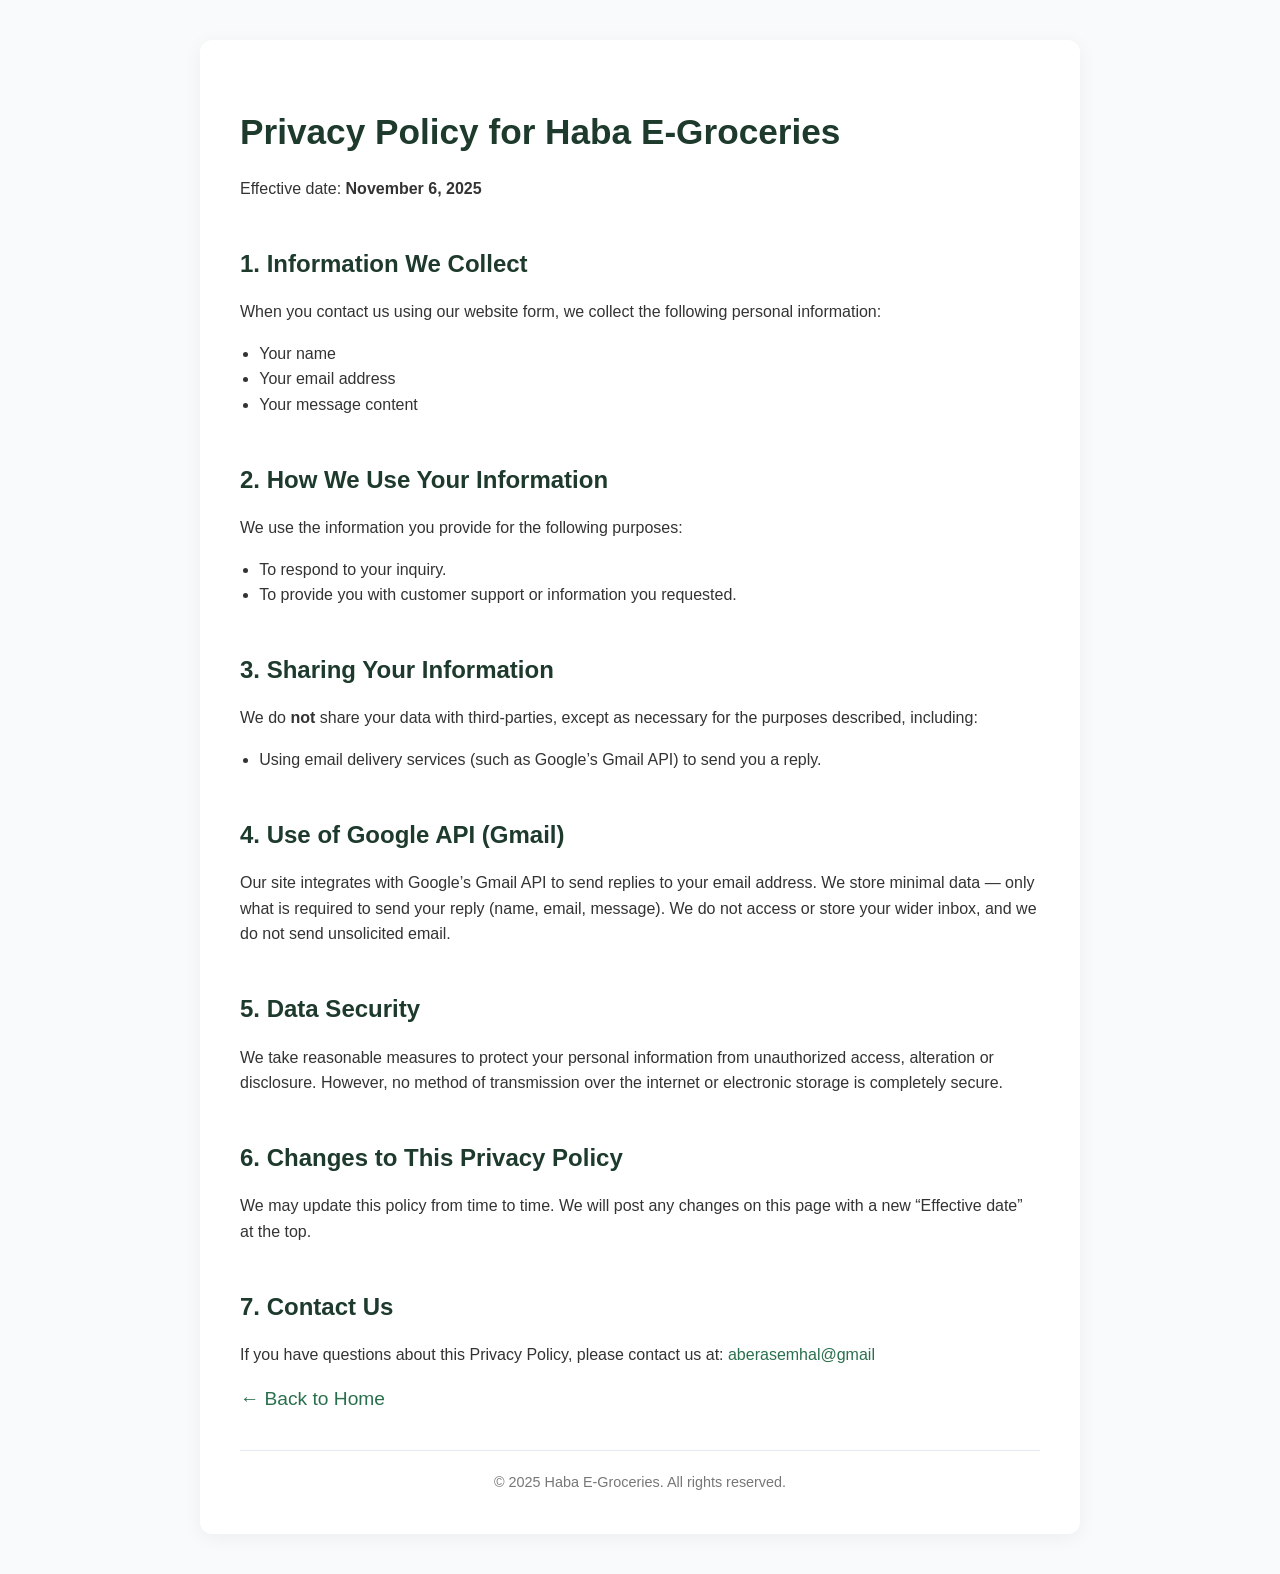
<file: privacy-policy.html>
<!DOCTYPE html>
<html lang="en">
<head>
  <meta charset="UTF-8">
  <meta name="viewport" content="width=device-width, initial-scale=1.0">
  <title>Privacy Policy | Haba E-Groceries</title>
  <style>
    :root {
      --primary-color: #2A6F4D;
      --secondary-color: #FFFFFF;
      --accent-color: #F4C23A;
      --bg-color: #F9FAFB;
      --text-color: #333333;
      --heading-color: #1D3A2C;
      --link-color: #2A6F4D;
    }
    body {
      margin: 0;
      padding: 0;
      background-color: var(--bg-color);
      color: var(--text-color);
      font-family: "Segoe UI", Tahoma, Geneva, Verdana, sans-serif;
      line-height: 1.6;
    }
    .container {
      max-width: 800px;
      margin: 40px auto;
      background: var(--secondary-color);
      padding: 40px;
      border-radius: 12px;
      box-shadow: 0 4px 20px rgba(0,0,0,0.05);
    }
    h1 {
      color: var(--heading-color);
      font-size: 2.2rem;
      margin-bottom: 0.4em;
    }
    h2 {
      color: var(--heading-color);
      margin-top: 1.8em;
      margin-bottom: 0.6em;
    }
    p, ul {
      margin-bottom: 1em;
    }
    ul {
      padding-left: 1.2em;
      list-style-type: disc;
    }
    a {
      color: var(--link-color);
      text-decoration: none;
    }
    a:hover {
      text-decoration: underline;
    }
    .footer {
      text-align: center;
      font-size: 0.9rem;
      color: #777777;
      margin-top: 2.5em;
      border-top: 1px solid #E2E8F0;
      padding-top: 20px;
    }
  </style>
</head>
<body>
  <div class="container">
    <h1>Privacy Policy for Haba E-Groceries</h1>
    <p>Effective date: <strong>November 6, 2025</strong></p>
    <h2>1. Information We Collect</h2>
    <p>When you contact us using our website form, we collect the following personal information:</p>
    <ul>
      <li>Your name</li>
      <li>Your email address</li>
      <li>Your message content</li>
    </ul>
    <h2>2. How We Use Your Information</h2>
    <p>We use the information you provide for the following purposes:</p>
    <ul>
      <li>To respond to your inquiry.</li>
      <li>To provide you with customer support or information you requested.</li>
    </ul>
    <h2>3. Sharing Your Information</h2>
    <p>We do <strong>not</strong> share your data with third-parties, except as necessary for the purposes described, including:</p>
    <ul>
      <li>Using email delivery services (such as Google’s Gmail API) to send you a reply.</li>
    </ul>
    <h2>4. Use of Google API (Gmail)</h2>
    <p>Our site integrates with Google’s Gmail API to send replies to your email address. We store minimal data — only what is required to send your reply (name, email, message). We do not access or store your wider inbox, and we do not send unsolicited email.</p>
    <h2>5. Data Security</h2>
    <p>We take reasonable measures to protect your personal information from unauthorized access, alteration or disclosure. However, no method of transmission over the internet or electronic storage is completely secure.</p>
    <h2>6. Changes to This Privacy Policy</h2>
    <p>We may update this policy from time to time. We will post any changes on this page with a new “Effective date” at the top.</p>
    <h2>7. Contact Us</h2>
    <p>If you have questions about this Privacy Policy, please contact us at: <a href="mailto:aberasemhal@gmail.com">aberasemhal@gmail</a></p>
    <a href="/index.html" style="text-decoration:none; color:#2a6f4d; font-size:1.2rem;">
        ← Back to Home
      </a>
    <div class="footer">
      &copy; 2025 Haba E-Groceries. All rights reserved.
    </div>
  </div>
</body>
</html>
</file>
